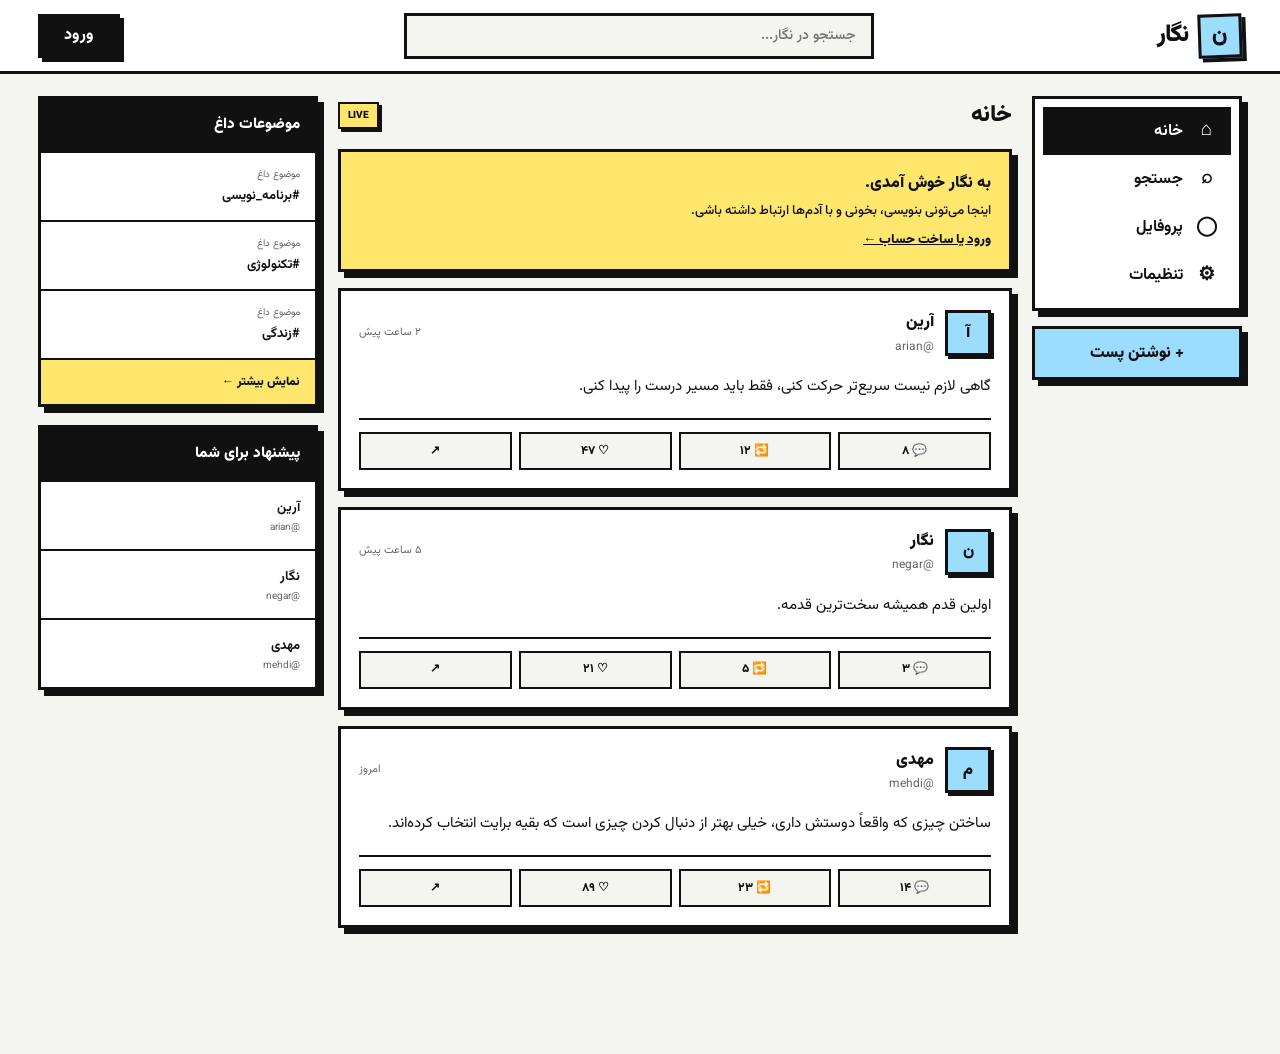
<file: index.html>
<!DOCTYPE html>
<html lang="fa" dir="rtl">

<head>
    <meta charset="UTF-8">
    <meta name="viewport" content="width=device-width, initial-scale=1.0">

    <meta name="theme-color" content="#f4f4f0">
    <meta
        name="description"
        content="نگار؛ شبکه اجتماعی فارسی برای نوشتن، دیدن و ارتباط."
    >

    <title>نگار — خانه</title>

    <style>

        /* =========================================================
           NEGAR — NEO BRUTALISM
           index.html
        ========================================================= */

        @import url('https://fonts.googleapis.com/css2?family=Vazirmatn:wght@400;500;600;700;800;900&display=swap');


        /* =========================
           RESET
        ========================= */

        *,
        *::before,
        *::after {
            box-sizing: border-box;
            margin: 0;
            padding: 0;
        }

        html {
            width: 100%;
            min-height: 100%;
            scroll-behavior: smooth;
        }

        body {
            width: 100%;
            min-height: 100vh;
            overflow-x: hidden;

            font-family: "Vazirmatn", Tahoma, sans-serif;

            color: #111111;
            background: #f4f4f0;

            line-height: 1.7;
        }

        button,
        input,
        textarea {
            font: inherit;
        }

        button {
            cursor: pointer;
        }

        a {
            color: inherit;
            text-decoration: none;
        }


        /* =========================
           VARIABLES
        ========================= */

        :root {

            --black: #111111;
            --white: #ffffff;

            --paper: #f4f4f0;
            --paper-2: #e9e9e4;

            --blue: #9bdcff;
            --blue-dark: #4db8ed;

            --yellow: #ffe66d;
            --pink: #ff9ecb;
            --green: #a7f36d;

            --gray: #777777;
            --border: 3px solid var(--black);

            --shadow: 6px 6px 0 var(--black);
            --shadow-small: 4px 4px 0 var(--black);
        }


        /* =========================
           GLOBAL
        ========================= */

        ::selection {
            background: var(--black);
            color: var(--blue);
        }

        :focus-visible {
            outline: 3px solid var(--blue-dark);
            outline-offset: 3px;
        }


        /* =========================
           HEADER
        ========================= */

        .topbar {

            position: sticky;
            top: 0;
            z-index: 100;

            width: 100%;
            height: 74px;

            background: var(--white);

            border-bottom: var(--border);
        }

        .topbar-inner {

            width: min(1240px, 100%);
            height: 100%;

            margin: 0 auto;
            padding: 0 18px;

            display: flex;
            align-items: center;
            gap: 18px;
        }


        /* LOGO */

        .brand {

            flex: 0 0 auto;

            display: flex;
            align-items: center;
            gap: 10px;
        }

        .brand-icon {

            width: 44px;
            height: 44px;

            display: grid;
            place-items: center;

            background: var(--blue);

            border: var(--border);

            box-shadow: var(--shadow-small);

            font-size: 22px;
            font-weight: 900;

            transform: rotate(-2deg);
        }

        .brand-name {

            font-size: 24px;
            font-weight: 900;
            letter-spacing: -1px;
        }


        /* HEADER SEARCH */

        .header-search {

            flex: 1;

            max-width: 470px;

            margin: 0 auto;
        }

        .header-search input {

            width: 100%;
            height: 46px;

            padding: 0 16px;

            border: var(--border);

            background: var(--paper);

            color: var(--black);

            outline: none;

            font-size: 14px;
            font-weight: 600;
        }

        .header-search input::placeholder {
            color: #777;
        }

        .header-search input:focus {

            background: var(--blue);

            box-shadow: var(--shadow-small);
        }


        /* LOGIN */

        .login-button {

            flex: 0 0 auto;

            min-width: 82px;
            height: 44px;

            padding: 0 15px;

            border: var(--border);

            background: var(--black);
            color: var(--white);

            font-weight: 800;

            box-shadow: var(--shadow-small);

            transition:
                transform .12s ease,
                box-shadow .12s ease;
        }

        .login-button:hover {

            transform: translate(3px, 3px);

            box-shadow: 1px 1px 0 var(--black);
        }


        /* =========================
           PAGE
        ========================= */

        .page {

            width: min(1240px, 100%);

            margin: 0 auto;

            padding: 22px 18px 110px;
        }


        /* =========================
           DESKTOP LAYOUT
        ========================= */

        .layout {

            display: grid;

            grid-template-columns:
                210px
                minmax(0, 1fr)
                280px;

            gap: 20px;

            align-items: start;
        }


        /* =========================
           SIDEBAR
        ========================= */

        .sidebar {

            position: sticky;
            top: 94px;

            min-width: 0;
        }

        .menu {

            width: 100%;

            padding: 8px;

            background: var(--white);

            border: var(--border);

            box-shadow: var(--shadow);
        }

        .menu-item {

            width: 100%;
            min-height: 48px;

            display: flex;
            align-items: center;

            gap: 11px;

            padding: 8px 12px;

            border: 0;

            background: transparent;

            color: var(--black);

            text-align: right;

            font-weight: 700;

            transition: .12s ease;
        }

        .menu-item:hover {

            background: var(--blue);

            padding-right: 17px;
        }

        .menu-item.active {

            background: var(--black);
            color: var(--white);
        }

        .menu-icon {

            width: 25px;

            font-size: 19px;

            text-align: center;
        }


        /* CREATE BUTTON */

        .create {

            width: 100%;
            height: 54px;

            margin-top: 15px;

            border: var(--border);

            background: var(--blue);

            color: var(--black);

            box-shadow: var(--shadow);

            font-weight: 900;

            transition:
                transform .12s ease,
                box-shadow .12s ease;
        }

        .create:hover {

            transform: translate(4px, 4px);

            box-shadow: 2px 2px 0 var(--black);
        }

        .create:active {

            transform: translate(6px, 6px);

            box-shadow: none;
        }


        /* =========================
           FEED
        ========================= */

        .feed {

            min-width: 0;
        }

        .feed-title {

            display: flex;
            align-items: center;
            justify-content: space-between;

            margin-bottom: 14px;

            font-size: 23px;
            font-weight: 900;
        }

        .feed-title::after {

            content: "LIVE";

            padding: 3px 8px;

            background: var(--yellow);

            border: 2px solid var(--black);

            font-size: 10px;
            font-weight: 900;

            box-shadow: 3px 3px 0 var(--black);
        }


        /* =========================
           GUEST NOTICE
        ========================= */

        .guest {

            margin-bottom: 16px;

            padding: 18px;

            background: var(--yellow);

            border: var(--border);

            box-shadow: var(--shadow);

            font-size: 13px;

            font-weight: 500;
        }

        .guest strong {

            display: block;

            margin-bottom: 3px;

            font-size: 16px;
            font-weight: 900;
        }

        .guest button {

            margin-top: 7px;

            border: 0;

            background: transparent;

            color: var(--black);

            font-weight: 900;

            text-decoration: underline;
        }


        /* =========================
           POST
        ========================= */

        .post {

            width: 100%;

            margin-bottom: 16px;

            padding: 18px;

            background: var(--white);

            border: var(--border);

            box-shadow: var(--shadow);

            transition:
                transform .12s ease,
                box-shadow .12s ease;
        }

        .post:hover {

            transform: translate(-2px, -2px);

            box-shadow: 8px 8px 0 var(--black);
        }


        /* POST HEADER */

        .post-head {

            display: flex;
            align-items: center;

            gap: 11px;

            min-width: 0;
        }

        .avatar {

            flex: 0 0 auto;

            width: 46px;
            height: 46px;

            display: grid;
            place-items: center;

            background: var(--blue);

            border: 3px solid var(--black);

            font-weight: 900;

            box-shadow: 3px 3px 0 var(--black);
        }

        .author {

            min-width: 0;
        }

        .author-name {

            font-weight: 900;

            white-space: nowrap;
            overflow: hidden;
            text-overflow: ellipsis;
        }

        .author-user {

            color: #666;

            font-size: 12px;
        }

        .post-time {

            margin-right: auto;

            flex: 0 0 auto;

            color: #666;

            font-size: 11px;
        }


        /* POST TEXT */

        .post-text {

            margin-top: 15px;

            font-size: 15px;

            line-height: 2;

            overflow-wrap: anywhere;
        }


        /* =========================
           POST ACTIONS
        ========================= */

        .actions {

            display: grid;

            grid-template-columns: repeat(4, 1fr);

            gap: 7px;

            margin-top: 16px;

            padding-top: 12px;

            border-top: 2px solid var(--black);
        }

        .action {

            min-width: 0;

            height: 38px;

            border: 2px solid var(--black);

            background: var(--paper);

            color: var(--black);

            font-size: 12px;

            font-weight: 800;

            transition: .1s ease;
        }

        .action:hover {

            background: var(--blue);

            box-shadow: 3px 3px 0 var(--black);

            transform: translate(-2px, -2px);
        }

        .action:active {

            transform: translate(1px, 1px);

            box-shadow: none;
        }


        /* =========================
           RIGHT PANEL
        ========================= */

        .right {

            position: sticky;
            top: 94px;

            min-width: 0;
        }

        .panel {

            margin-bottom: 18px;

            background: var(--white);

            border: var(--border);

            box-shadow: var(--shadow);
        }

        .panel-title {

            padding: 13px 15px;

            background: var(--black);
            color: var(--white);

            font-size: 15px;
            font-weight: 900;
        }

        .trend {

            padding: 13px 15px;

            border-top: 2px solid var(--black);
        }

        .trend:hover {

            background: var(--blue);
        }

        .trend small {

            display: block;

            color: #666;

            font-size: 10px;
        }

        .trend b {

            display: block;

            margin-top: 2px;

            font-size: 13px;
        }

        .more {

            display: block;

            padding: 12px 15px;

            background: var(--yellow);

            border-top: 2px solid var(--black);

            font-size: 12px;
            font-weight: 900;
        }

        .more:hover {

            background: var(--blue);
        }


        /* =========================
           MOBILE NAV
        ========================= */

        .mobile-nav {

            display: none;
        }


        /* =========================
           TABLET
        ========================= */

        @media (max-width: 1080px) {

            .layout {

                grid-template-columns:
                    190px
                    minmax(0, 1fr);
            }

            .right {
                display: none;
            }
        }


        /* =========================
           MOBILE
        ========================= */

        @media (max-width: 760px) {

            body {
                background: var(--paper);
            }

            .topbar {

                height: 64px;
            }

            .topbar-inner {

                padding: 0 10px;

                gap: 9px;
            }

            .brand-name {

                font-size: 20px;
            }

            .brand-icon {

                width: 39px;
                height: 39px;

                font-size: 19px;

                box-shadow: 3px 3px 0 var(--black);
            }

            .header-search {
                display: none;
            }

            .login-button {

                height: 40px;

                min-width: 70px;

                padding: 0 10px;

                font-size: 12px;

                box-shadow: 3px 3px 0 var(--black);
            }


            /* PAGE */

            .page {

                width: 100%;

                padding:
                    12px
                    8px
                    90px;
            }


            /* LAYOUT */

            .layout {

                display: block;
            }

            .sidebar,
            .right {

                display: none;
            }


            /* FEED */

            .feed-title {

                margin-bottom: 12px;

                font-size: 19px;
            }

            .feed-title::after {

                font-size: 9px;

                padding: 2px 6px;

                box-shadow: 2px 2px 0 var(--black);
            }


            /* GUEST */

            .guest {

                padding: 14px;

                margin-bottom: 13px;

                box-shadow: 4px 4px 0 var(--black);

                font-size: 12px;
            }

            .guest strong {
                font-size: 14px;
            }


            /* POST */

            .post {

                padding: 14px;

                margin-bottom: 13px;

                box-shadow: 4px 4px 0 var(--black);

                border-width: 2px;
            }

            .post:hover {

                transform: none;

                box-shadow: 4px 4px 0 var(--black);
            }

            .avatar {

                width: 40px;
                height: 40px;

                border-width: 2px;

                box-shadow: 2px 2px 0 var(--black);
            }

            .author-name {
                font-size: 13px;
            }

            .author-user {
                font-size: 10px;
            }

            .post-time {
                font-size: 9px;
            }

            .post-text {

                margin-top: 13px;

                font-size: 13px;

                line-height: 2;
            }


            /* ACTIONS */

            .actions {

                gap: 5px;

                margin-top: 13px;

                padding-top: 9px;
            }

            .action {

                height: 34px;

                border-width: 2px;

                font-size: 10px;
            }


            /* MOBILE NAV */

            .mobile-nav {

                position: fixed;

                z-index: 200;

                right: 8px;
                left: 8px;
                bottom: 8px;

                height: 62px;

                display: grid;

                grid-template-columns: repeat(4, 1fr);

                background: var(--white);

                border: var(--border);

                box-shadow: var(--shadow);

                direction: rtl;
            }

            .mobile-nav a {

                display: flex;

                flex-direction: column;

                align-items: center;
                justify-content: center;

                gap: 1px;

                color: var(--black);

                font-size: 9px;

                font-weight: 800;

                border-left: 2px solid var(--black);

                transition: .1s ease;
            }

            .mobile-nav a:last-child {
                border-left: 0;
            }

            .mobile-nav a:hover,
            .mobile-nav a.active {

                background: var(--blue);
            }

            .mobile-nav .nav-icon {

                font-size: 18px;

                line-height: 1;
            }
        }


        /* =========================
           SMALL MOBILE
        ========================= */

        @media (max-width: 390px) {

            .brand-name {
                display: none;
            }

            .topbar-inner {
                justify-content: space-between;
            }

            .post-time {
                display: none;
            }

            .action {
                font-size: 9px;
            }

            .mobile-nav {
                height: 58px;
            }
        }


        /* =========================
           REDUCED MOTION
        ========================= */

        @media (prefers-reduced-motion: reduce) {

            *,
            *::before,
            *::after {

                scroll-behavior: auto !important;

                transition: none !important;
                animation: none !important;
            }
        }

    </style>
</head>


<body>


    <!-- =========================================================
         HEADER
    ========================================================== -->

    <header class="topbar">

        <div class="topbar-inner">


            <!-- LOGO -->

            <a href="index.html" class="brand">

                <div class="brand-icon">
                    ن
                </div>

                <div class="brand-name">
                    نگار
                </div>

            </a>


            <!-- SEARCH -->

            <div class="header-search">

                <input
                    type="search"
                    placeholder="جستجو در نگار..."
                    aria-label="جستجو"
                    onclick="location.href='search.html'"
                >

            </div>


            <!-- LOGIN -->

            <button
                class="login-button"
                onclick="location.href='login.html'"
            >
                ورود
            </button>


        </div>

    </header>



    <!-- =========================================================
         MAIN
    ========================================================== -->

    <main class="page">


        <div class="layout">


            <!-- =================================================
                 LEFT SIDEBAR
            ================================================== -->

            <aside class="sidebar">

                <nav class="menu">


                    <button
                        class="menu-item active"
                        type="button"
                    >

                        <span class="menu-icon">
                            ⌂
                        </span>

                        <span>
                            خانه
                        </span>

                    </button>


                    <button
                        class="menu-item"
                        type="button"
                        onclick="location.href='search.html'"
                    >

                        <span class="menu-icon">
                            ⌕
                        </span>

                        <span>
                            جستجو
                        </span>

                    </button>


                    <button
                        class="menu-item"
                        type="button"
                        onclick="location.href='profile.html'"
                    >

                        <span class="menu-icon">
                            ◯
                        </span>

                        <span>
                            پروفایل
                        </span>

                    </button>


                    <button
                        class="menu-item"
                        type="button"
                        onclick="requireLogin()"
                    >

                        <span class="menu-icon">
                            ⚙
                        </span>

                        <span>
                            تنظیمات
                        </span>

                    </button>


                </nav>


                <button
                    class="create"
                    type="button"
                    onclick="requireLogin()"
                >
                    + نوشتن پست
                </button>


            </aside>



            <!-- =================================================
                 FEED
            ================================================== -->

            <section class="feed">


                <div class="feed-title">
                    خانه
                </div>



                <!-- GUEST -->

                <div class="guest">

                    <strong>
                        به نگار خوش آمدی.
                    </strong>

                    اینجا می‌تونی بنویسی، بخونی و با آدم‌ها ارتباط داشته باشی.

                    <br>

                    <button
                        type="button"
                        onclick="location.href='login.html'"
                    >
                        ورود یا ساخت حساب ←
                    </button>

                </div>



                <!-- =================================================
                     POST 01
                ================================================== -->

                <article class="post">


                    <div class="post-head">


                        <div class="avatar">
                            آ
                        </div>


                        <div class="author">

                            <div class="author-name">
                                آرین
                            </div>

                            <div class="author-user">
                                @arian
                            </div>

                        </div>


                        <div class="post-time">
                            ۲ ساعت پیش
                        </div>


                    </div>



                    <div class="post-text">

                        گاهی لازم نیست سریع‌تر حرکت کنی،
                        فقط باید مسیر درست را پیدا کنی.

                    </div>



                    <div class="actions">


                        <button
                            class="action"
                            type="button"
                            onclick="requireLogin()"
                        >
                            💬 ۸
                        </button>


                        <button
                            class="action"
                            type="button"
                            onclick="requireLogin()"
                        >
                            🔁 ۱۲
                        </button>


                        <button
                            class="action"
                            type="button"
                            onclick="requireLogin()"
                        >
                            ♡ ۴۷
                        </button>


                        <button
                            class="action"
                            type="button"
                            onclick="sharePost()"
                        >
                            ↗
                        </button>


                    </div>


                </article>



                <!-- =================================================
                     POST 02
                ================================================== -->

                <article class="post">


                    <div class="post-head">


                        <div class="avatar">
                            ن
                        </div>


                        <div class="author">

                            <div class="author-name">
                                نگار
                            </div>

                            <div class="author-user">
                                @negar
                            </div>

                        </div>


                        <div class="post-time">
                            ۵ ساعت پیش
                        </div>


                    </div>



                    <div class="post-text">

                        اولین قدم همیشه سخت‌ترین قدمه.

                    </div>



                    <div class="actions">


                        <button
                            class="action"
                            type="button"
                            onclick="requireLogin()"
                        >
                            💬 ۳
                        </button>


                        <button
                            class="action"
                            type="button"
                            onclick="requireLogin()"
                        >
                            🔁 ۵
                        </button>


                        <button
                            class="action"
                            type="button"
                            onclick="requireLogin()"
                        >
                            ♡ ۲۱
                        </button>


                        <button
                            class="action"
                            type="button"
                            onclick="sharePost()"
                        >
                            ↗
                        </button>


                    </div>


                </article>



                <!-- =================================================
                     POST 03
                ================================================== -->

                <article class="post">


                    <div class="post-head">


                        <div class="avatar">
                            م
                        </div>


                        <div class="author">

                            <div class="author-name">
                                مهدی
                            </div>

                            <div class="author-user">
                                @mehdi
                            </div>

                        </div>


                        <div class="post-time">
                            امروز
                        </div>


                    </div>



                    <div class="post-text">

                        ساختن چیزی که واقعاً دوستش داری،
                        خیلی بهتر از دنبال کردن چیزی است که بقیه برایت انتخاب کرده‌اند.

                    </div>



                    <div class="actions">


                        <button
                            class="action"
                            type="button"
                            onclick="requireLogin()"
                        >
                            💬 ۱۴
                        </button>


                        <button
                            class="action"
                            type="button"
                            onclick="requireLogin()"
                        >
                            🔁 ۲۳
                        </button>


                        <button
                            class="action"
                            type="button"
                            onclick="requireLogin()"
                        >
                            ♡ ۸۹
                        </button>


                        <button
                            class="action"
                            type="button"
                            onclick="sharePost()"
                        >
                            ↗
                        </button>


                    </div>


                </article>


            </section>



            <!-- =================================================
                 RIGHT SIDEBAR
            ================================================== -->

            <aside class="right">


                <!-- TRENDS -->

                <div class="panel">

                    <div class="panel-title">
                        موضوعات داغ
                    </div>


                    <div class="trend">

                        <small>
                            موضوع داغ
                        </small>

                        <b>
                            #برنامه_نویسی
                        </b>

                    </div>


                    <div class="trend">

                        <small>
                            موضوع داغ
                        </small>

                        <b>
                            #تکنولوژی
                        </b>

                    </div>


                    <div class="trend">

                        <small>
                            موضوع داغ
                        </small>

                        <b>
                            #زندگی
                        </b>

                    </div>


                    <a
                        href="search.html"
                        class="more"
                    >
                        نمایش بیشتر ←
                    </a>

                </div>



                <!-- SUGGESTIONS -->

                <div class="panel">

                    <div class="panel-title">
                        پیشنهاد برای شما
                    </div>


                    <div class="trend">

                        <b>
                            آرین
                        </b>

                        <small>
                            @arian
                        </small>

                    </div>


                    <div class="trend">

                        <b>
                            نگار
                        </b>

                        <small>
                            @negar
                        </small>

                    </div>


                    <div class="trend">

                        <b>
                            مهدی
                        </b>

                        <small>
                            @mehdi
                        </small>

                    </div>

                </div>


            </aside>


        </div>

    </main>



    <!-- =========================================================
         MOBILE NAVIGATION
    ========================================================== -->

    <nav class="mobile-nav">


        <a
            href="index.html"
            class="active"
        >

            <span class="nav-icon">
                ⌂
            </span>

            <span>
                خانه
            </span>

        </a>


        <a href="search.html">

            <span class="nav-icon">
                ⌕
            </span>

            <span>
                جستجو
            </span>

        </a>


        <a
            href="#"
            onclick="requireLogin(); return false;"
        >

            <span class="nav-icon">
                ＋
            </span>

            <span>
                پست
            </span>

        </a>


        <a href="profile.html">

            <span class="nav-icon">
                ◯
            </span>

            <span>
                پروفایل
            </span>

        </a>


    </nav>



    <!-- =========================================================
         JAVASCRIPT
    ========================================================== -->

    <script>

        /* =========================
           AUTH
        ========================= */

        function requireLogin() {

            const loggedIn =
                localStorage.getItem("negar_logged_in") === "true";


            if (loggedIn) {

                alert(
                    "این قابلیت در نسخه بعدی فعال می‌شود."
                );

                return;
            }


            const goToLogin = confirm(
                "برای استفاده از این قابلیت باید وارد حساب نگار شوید.\n\nورود به حساب؟"
            );


            if (goToLogin) {

                window.location.href = "login.html";
            }

        }



        /* =========================
           SHARE
        ========================= */

        async function sharePost() {

            const shareData = {

                title: "نگار",

                text: "این پست را در نگار ببین.",

                url: window.location.href

            };


            if (navigator.share) {

                try {

                    await navigator.share(shareData);

                } catch (error) {

                    /* User cancelled share */

                }

                return;
            }


            try {

                await navigator.clipboard.writeText(
                    window.location.href
                );

                alert("لینک پست کپی شد.");

            } catch (error) {

                alert(
                    "امکان کپی خودکار لینک وجود ندارد."
                );

            }

        }



        /* =========================
           SEARCH SHORTCUT
        ========================= */

        document.addEventListener(
            "keydown",
            function (event) {

                if (
                    event.key === "/" &&
                    document.activeElement.tagName !== "INPUT"
                ) {

                    event.preventDefault();

                    window.location.href =
                        "search.html";
                }

            }
        );



        /* =========================
           MOBILE NAV ACTIVE STATE
        ========================= */

        document.querySelectorAll(
            ".mobile-nav a"
        ).forEach(function (link) {

            link.addEventListener(
                "click",
                function () {

                    document
                        .querySelectorAll(".mobile-nav a")
                        .forEach(function (item) {

                            item.classList.remove("active");

                        });


                    link.classList.add("active");

                }
            );

        });

    </script>

</body>

</html>
</file>
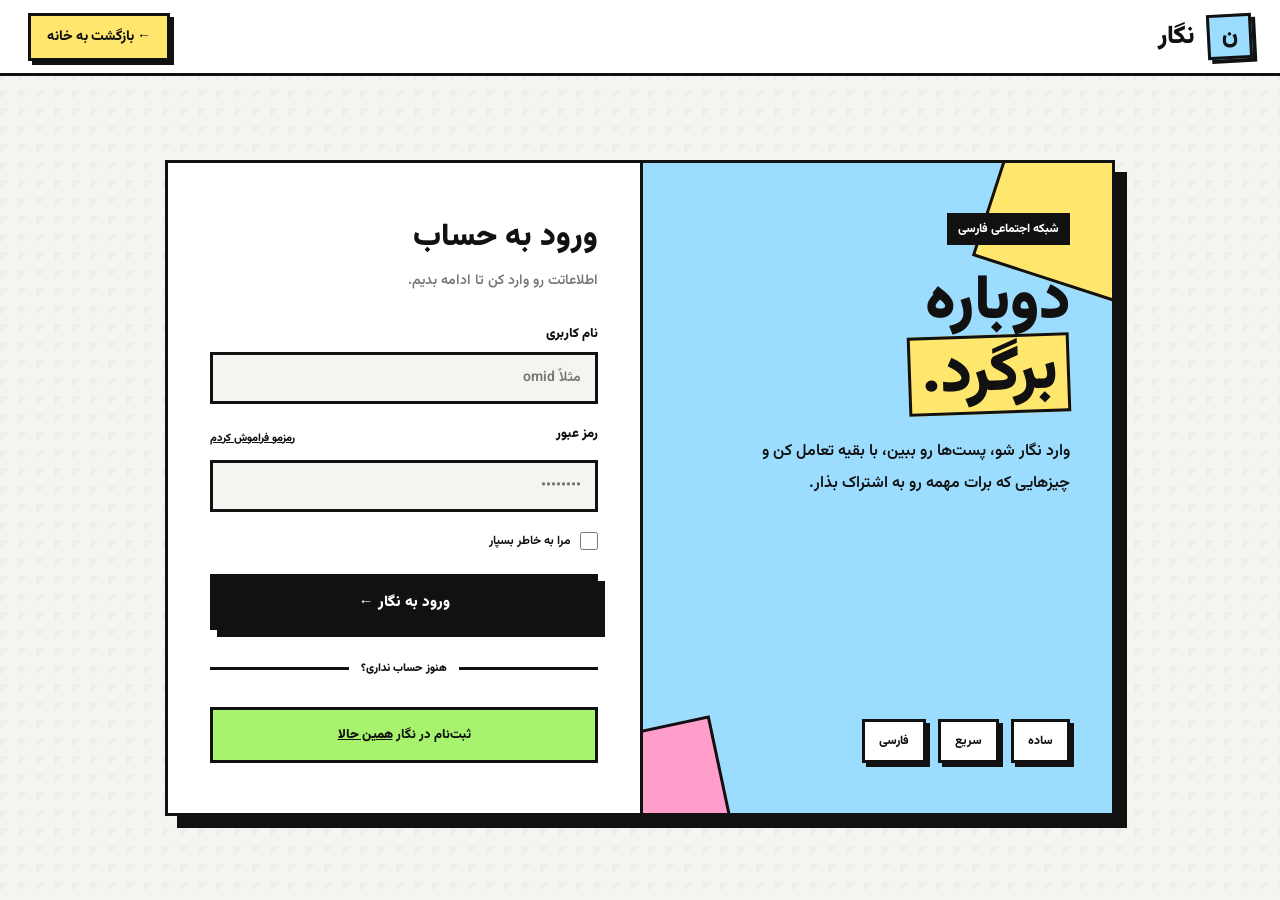
<file: login.html>
<!DOCTYPE html>
<html lang="fa" dir="rtl">
<head>
  <meta charset="UTF-8">
  <meta name="viewport" content="width=device-width, initial-scale=1.0">

  <title>نگار — ورود</title>

  <link rel="preconnect" href="https://fonts.googleapis.com">
  <link rel="preconnect" href="https://fonts.gstatic.com" crossorigin>
  <link href="https://fonts.googleapis.com/css2?family=Vazirmatn:wght@400;500;600;700;800;900&display=swap" rel="stylesheet">

  <style>
    :root {
      --black: #111111;
      --white: #ffffff;
      --paper: #f4f4f0;
      --paper-2: #e9e9e4;

      --blue: #9bdcff;
      --blue-dark: #4db8ed;
      --yellow: #ffe66d;
      --pink: #ff9ecb;
      --green: #a7f36d;

      --gray: #777777;

      --border: 3px solid var(--black);
      --shadow: 7px 7px 0 var(--black);
      --shadow-small: 4px 4px 0 var(--black);

      --radius: 0px;
    }

    * {
      box-sizing: border-box;
      margin: 0;
      padding: 0;
    }

    html {
      scroll-behavior: smooth;
    }

    body {
      min-height: 100vh;
      background:
        linear-gradient(
          135deg,
          rgba(0,0,0,.025) 25%,
          transparent 25%
        ) 0 0 / 18px 18px,
        var(--paper);

      color: var(--black);
      font-family: "Vazirmatn", sans-serif;
    }

    button,
    input {
      font-family: inherit;
    }

    button {
      cursor: pointer;
    }

    /* =========================
       HEADER
    ========================= */

    header {
      height: 76px;
      background: var(--white);
      border-bottom: var(--border);

      display: flex;
      align-items: center;
      justify-content: space-between;

      padding: 0 28px;

      position: sticky;
      top: 0;
      z-index: 100;
    }

    .brand {
      display: flex;
      align-items: center;
      gap: 12px;

      text-decoration: none;
      color: var(--black);
    }

    .brand-logo {
      width: 45px;
      height: 45px;

      background: var(--blue);

      border: var(--border);
      box-shadow: var(--shadow-small);

      display: flex;
      align-items: center;
      justify-content: center;

      font-size: 23px;
      font-weight: 900;

      transform: rotate(-3deg);
    }

    .brand-name {
      font-size: 25px;
      font-weight: 900;
    }

    .back-home {
      border: var(--border);
      background: var(--yellow);

      padding: 10px 16px;

      font-size: 14px;
      font-weight: 800;

      box-shadow: var(--shadow-small);

      text-decoration: none;
      color: var(--black);

      transition: .15s ease;
    }

    .back-home:hover {
      transform: translate(3px, 3px);
      box-shadow: 1px 1px 0 var(--black);
    }

    /* =========================
       MAIN
    ========================= */

    main {
      min-height: calc(100vh - 76px);

      display: flex;
      align-items: center;
      justify-content: center;

      padding: 50px 20px;
    }

    .login-wrapper {
      width: min(950px, 100%);

      display: grid;
      grid-template-columns: 1fr 1fr;

      border: var(--border);
      background: var(--white);

      box-shadow: 12px 12px 0 var(--black);
    }

    /* =========================
       LEFT SIDE
    ========================= */

    .intro {
      background: var(--blue);

      border-left: var(--border);

      padding: 50px 42px;

      position: relative;
      overflow: hidden;

      display: flex;
      flex-direction: column;
      justify-content: space-between;

      min-height: 530px;
    }

    .intro::before {
      content: "";

      position: absolute;

      width: 180px;
      height: 180px;

      background: var(--yellow);

      border: var(--border);

      right: -70px;
      top: -60px;

      transform: rotate(18deg);
    }

    .intro::after {
      content: "";

      position: absolute;

      width: 120px;
      height: 120px;

      background: var(--pink);

      border: var(--border);

      left: -45px;
      bottom: -40px;

      transform: rotate(-12deg);
    }

    .intro-content {
      position: relative;
      z-index: 2;
    }

    .intro-tag {
      display: inline-block;

      background: var(--black);
      color: var(--white);

      padding: 7px 11px;

      font-size: 12px;
      font-weight: 800;

      margin-bottom: 25px;
    }

    .intro h1 {
      font-size: clamp(38px, 5vw, 62px);
      line-height: 1.05;

      font-weight: 900;

      margin-bottom: 22px;
    }

    .intro h1 span {
      display: block;
      background: var(--yellow);

      border: var(--border);

      padding: 4px 10px;

      width: fit-content;

      transform: rotate(-2deg);
    }

    .intro-text {
      max-width: 360px;

      font-size: 16px;
      font-weight: 600;

      line-height: 2;
    }

    .intro-stats {
      position: relative;
      z-index: 2;

      display: flex;
      gap: 12px;

      margin-top: 35px;
    }

    .stat {
      background: var(--white);

      border: var(--border);
      box-shadow: var(--shadow-small);

      padding: 10px 14px;

      font-size: 12px;
      font-weight: 800;
    }

    /* =========================
       LOGIN CARD
    ========================= */

    .login-card {
      padding: 50px 42px;

      display: flex;
      flex-direction: column;
      justify-content: center;
    }

    .login-title {
      font-size: 31px;
      font-weight: 900;

      margin-bottom: 8px;
    }

    .login-subtitle {
      color: var(--gray);

      font-size: 14px;
      font-weight: 600;

      margin-bottom: 32px;
    }

    /* =========================
       FORM
    ========================= */

    .field {
      margin-bottom: 20px;
    }

    .field label {
      display: block;

      font-size: 13px;
      font-weight: 900;

      margin-bottom: 8px;
    }

    .field input {
      width: 100%;

      height: 52px;

      background: var(--paper);

      border: var(--border);

      padding: 0 14px;

      outline: none;

      font-size: 14px;
      font-weight: 600;

      transition: .15s ease;
    }

    .field input:focus {
      background: var(--yellow);

      box-shadow: var(--shadow-small);

      transform: translate(-2px, -2px);
    }

    .password-row {
      display: flex;
      justify-content: space-between;
      align-items: center;

      margin-bottom: 8px;
    }

    .forgot {
      border: 0;
      background: transparent;

      color: var(--black);

      font-size: 11px;
      font-weight: 800;

      text-decoration: underline;
    }

    .forgot:hover {
      color: var(--blue-dark);
    }

    /* =========================
       CHECKBOX
    ========================= */

    .remember {
      display: flex;
      align-items: center;
      gap: 9px;

      font-size: 12px;
      font-weight: 700;

      margin: 4px 0 24px;
    }

    .remember input {
      width: 18px;
      height: 18px;

      accent-color: var(--black);

      cursor: pointer;
    }

    /* =========================
       LOGIN BUTTON
    ========================= */

    .login-btn {
      width: 100%;
      height: 56px;

      border: var(--border);

      background: var(--black);
      color: var(--white);

      font-size: 15px;
      font-weight: 900;

      box-shadow: var(--shadow);

      transition: .15s ease;
    }

    .login-btn:hover {
      background: var(--blue-dark);

      color: var(--black);

      transform: translate(4px, 4px);

      box-shadow: 3px 3px 0 var(--black);
    }

    .login-btn:active {
      transform: translate(7px, 7px);
      box-shadow: none;
    }

    /* =========================
       DIVIDER
    ========================= */

    .divider {
      display: flex;
      align-items: center;
      gap: 12px;

      margin: 30px 0;
    }

    .divider::before,
    .divider::after {
      content: "";

      height: 3px;

      background: var(--black);

      flex: 1;
    }

    .divider span {
      font-size: 11px;
      font-weight: 900;
    }

    /* =========================
       REGISTER
    ========================= */

    .register-box {
      border: var(--border);

      background: var(--green);

      padding: 15px;

      text-align: center;

      font-size: 13px;
      font-weight: 800;
    }

    .register-box a {
      color: var(--black);

      font-weight: 900;

      text-decoration: underline;
    }

    /* =========================
       ERROR
    ========================= */

    .error-message {
      display: none;

      background: var(--pink);

      border: var(--border);

      padding: 10px 12px;

      margin-bottom: 18px;

      font-size: 12px;
      font-weight: 800;
    }

    .error-message.show {
      display: block;
    }

    /* =========================
       MOBILE
    ========================= */

    @media (max-width: 750px) {

      header {
        height: 66px;
        padding: 0 16px;
      }

      .brand-logo {
        width: 39px;
        height: 39px;

        font-size: 19px;
      }

      .brand-name {
        font-size: 21px;
      }

      .back-home {
        padding: 8px 11px;
        font-size: 11px;
      }

      main {
        padding: 25px 14px;
      }

      .login-wrapper {
        grid-template-columns: 1fr;

        box-shadow: 8px 8px 0 var(--black);
      }

      .intro {
        min-height: auto;

        padding: 32px 25px;

        border-left: 0;
        border-bottom: var(--border);
      }

      .intro h1 {
        font-size: 43px;
      }

      .intro-text {
        font-size: 14px;
      }

      .intro-stats {
        margin-top: 25px;
      }

      .stat {
        font-size: 10px;
      }

      .login-card {
        padding: 32px 25px;
      }

      .login-title {
        font-size: 27px;
      }
    }

    @media (max-width: 420px) {

      .intro-stats {
        flex-direction: column;
      }

      .stat {
        width: fit-content;
      }

      .login-wrapper {
        box-shadow: 5px 5px 0 var(--black);
      }

      .login-btn {
        box-shadow: var(--shadow-small);
      }
    }
  </style>
</head>

<body>

  <!-- =========================
       HEADER
  ========================== -->

  <header>

    <a href="index.html" class="brand">
      <div class="brand-logo">ن</div>
      <div class="brand-name">نگار</div>
    </a>

    <a href="index.html" class="back-home">
      ← بازگشت به خانه
    </a>

  </header>


  <!-- =========================
       MAIN
  ========================== -->

  <main>

    <section class="login-wrapper">

      <!-- INTRO -->

      <div class="intro">

        <div class="intro-content">

          <div class="intro-tag">
            شبکه اجتماعی فارسی
          </div>

          <h1>
            دوباره
            <span>برگرد.</span>
          </h1>

          <p class="intro-text">
            وارد نگار شو، پست‌ها رو ببین،
            با بقیه تعامل کن و چیزهایی که
            برات مهمه رو به اشتراک بذار.
          </p>

        </div>


        <div class="intro-stats">

          <div class="stat">
            ساده
          </div>

          <div class="stat">
            سریع
          </div>

          <div class="stat">
            فارسی
          </div>

        </div>

      </div>


      <!-- LOGIN -->

      <div class="login-card">

        <h2 class="login-title">
          ورود به حساب
        </h2>

        <p class="login-subtitle">
          اطلاعاتت رو وارد کن تا ادامه بدیم.
        </p>


        <div id="errorMessage" class="error-message">
          نام کاربری یا رمز عبور اشتباه است.
        </div>


        <form id="loginForm">

          <div class="field">

            <label for="username">
              نام کاربری
            </label>

            <input
              type="text"
              id="username"
              placeholder="مثلاً omid"
              autocomplete="username"
              required
            >

          </div>


          <div class="field">

            <div class="password-row">

              <label for="password">
                رمز عبور
              </label>

              <button
                type="button"
                class="forgot"
                onclick="forgotPassword()"
              >
                رمزمو فراموش کردم
              </button>

            </div>

            <input
              type="password"
              id="password"
              placeholder="••••••••"
              autocomplete="current-password"
              required
            >

          </div>


          <label class="remember">

            <input
              type="checkbox"
              id="remember"
            >

            مرا به خاطر بسپار

          </label>


          <button
            type="submit"
            class="login-btn"
          >
            ورود به نگار ←
          </button>

        </form>


        <div class="divider">
          <span>هنوز حساب نداری؟</span>
        </div>


        <div class="register-box">

          ثبت‌نام در نگار
          <a href="#" onclick="register(event)">
            همین حالا
          </a>

        </div>

      </div>

    </section>

  </main>


  <script>

    /*
      =========================
      LOGIN LOGIC
      =========================

      فعلاً Mock است.
      بعداً همین بخش به Supabase Auth وصل می‌شود.
    */


    const loginForm = document.getElementById("loginForm");
    const errorMessage = document.getElementById("errorMessage");


    loginForm.addEventListener("submit", function(event) {

      event.preventDefault();

      const username =
        document.getElementById("username").value.trim();

      const password =
        document.getElementById("password").value;

      const remember =
        document.getElementById("remember").checked;


      if (!username || !password) {

        showError("لطفاً همه فیلدها را پر کن.");

        return;
      }


      /*
        Mock authentication

        برای تست:
        هر نام کاربری + هر رمز عبوری
        معتبر در نظر گرفته می‌شود.
      */

      localStorage.setItem(
        "negar_logged_in",
        "true"
      );

      localStorage.setItem(
        "negar_username",
        username
      );


      if (remember) {

        localStorage.setItem(
          "negar_remember",
          "true"
        );

      } else {

        localStorage.removeItem(
          "negar_remember"
        );

      }


      window.location.href = "index.html";

    });


    function showError(message) {

      errorMessage.textContent = message;

      errorMessage.classList.add("show");

    }


    function forgotPassword() {

      alert(
        "بخش بازیابی رمز عبور در نسخه بعدی اضافه می‌شود."
      );

    }


    function register(event) {

      event.preventDefault();

      alert(
        "صفحه ثبت‌نام در نسخه بعدی اضافه می‌شود."
      );

    }


    /*
      اگر قبلاً لاگین کرده باشد،
      مستقیماً به خانه برود.
    */

    if (
      localStorage.getItem("negar_logged_in") === "true"
    ) {

      /*
        فعلاً ریدایرکت نمی‌کنیم
        تا صفحه برای تست قابل مشاهده باشد.
      */

    }

  </script>

</body>
</html>
</file>
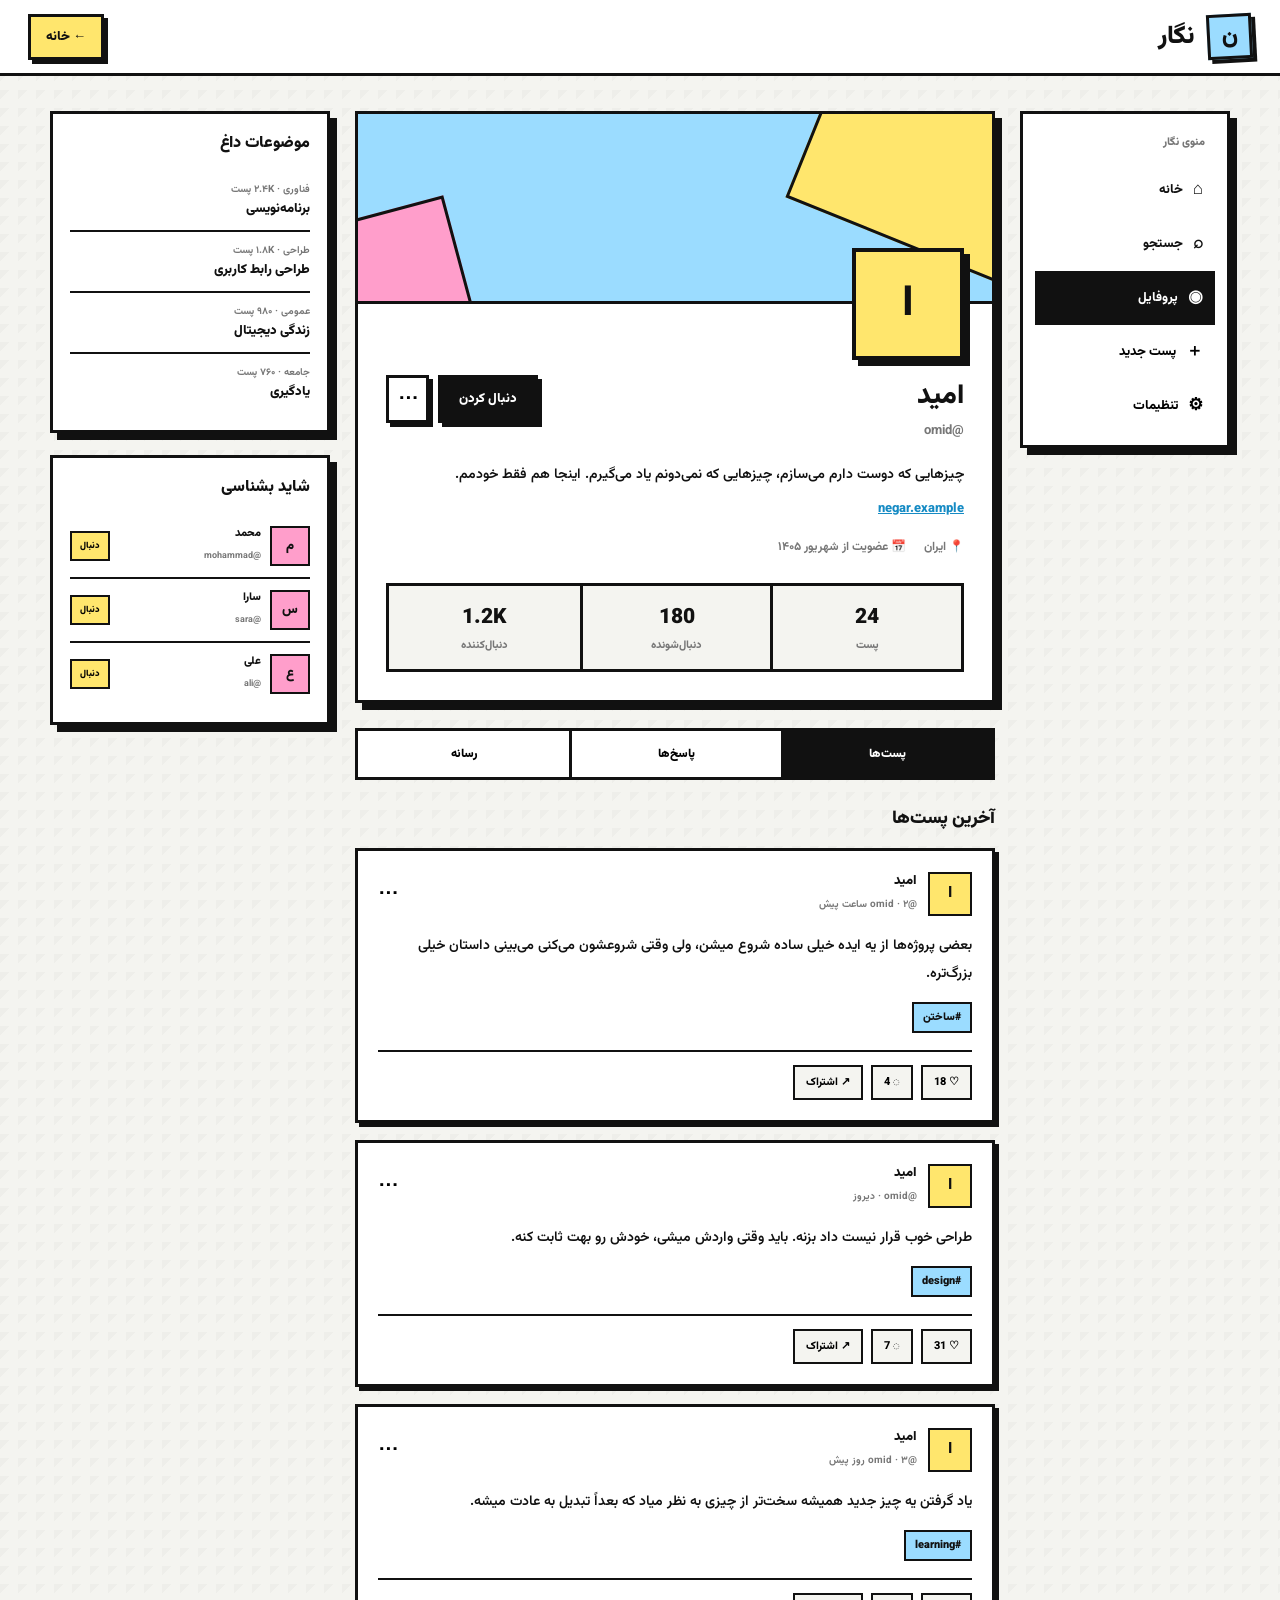
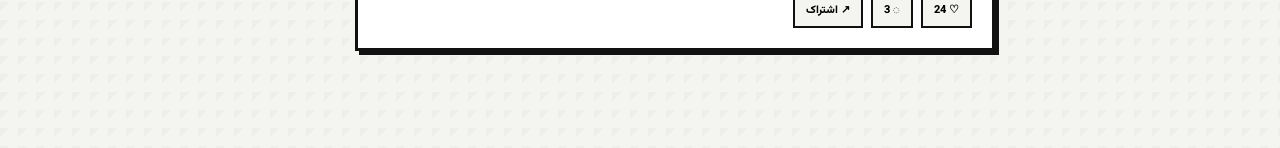
<file: profile.html>
<!DOCTYPE html>
<html lang="fa" dir="rtl">
<head>
  <meta charset="UTF-8">
  <meta name="viewport" content="width=device-width, initial-scale=1.0">

  <title>نگار — پروفایل</title>

  <link rel="preconnect" href="https://fonts.googleapis.com">
  <link rel="preconnect" href="https://fonts.gstatic.com" crossorigin>
  <link
    href="https://fonts.googleapis.com/css2?family=Vazirmatn:wght@400;500;600;700;800;900&display=swap"
    rel="stylesheet"
  >

  <style>

    /* =========================
       ROOT
    ========================= */

    :root {
      --black: #111111;
      --white: #ffffff;

      --paper: #f4f4f0;
      --paper-2: #e9e9e4;

      --blue: #9bdcff;
      --blue-dark: #4db8ed;

      --yellow: #ffe66d;
      --pink: #ff9ecb;
      --green: #a7f36d;

      --gray: #777777;

      --border: 3px solid var(--black);

      --shadow: 7px 7px 0 var(--black);
      --shadow-small: 4px 4px 0 var(--black);
    }


    /* =========================
       RESET
    ========================= */

    * {
      box-sizing: border-box;
      margin: 0;
      padding: 0;
    }

    html {
      scroll-behavior: smooth;
    }

    body {
      background:
        linear-gradient(
          135deg,
          rgba(0,0,0,.025) 25%,
          transparent 25%
        ) 0 0 / 18px 18px,
        var(--paper);

      color: var(--black);

      font-family: "Vazirmatn", sans-serif;
    }

    button,
    input {
      font-family: inherit;
    }

    button {
      cursor: pointer;
    }

    a {
      color: inherit;
      text-decoration: none;
    }


    /* =========================
       HEADER
    ========================= */

    header {
      height: 76px;

      background: var(--white);

      border-bottom: var(--border);

      display: flex;
      align-items: center;
      justify-content: space-between;

      padding: 0 28px;

      position: sticky;
      top: 0;

      z-index: 100;
    }

    .brand {
      display: flex;
      align-items: center;
      gap: 12px;
    }

    .brand-logo {
      width: 45px;
      height: 45px;

      background: var(--blue);

      border: var(--border);

      box-shadow: var(--shadow-small);

      display: flex;
      align-items: center;
      justify-content: center;

      font-size: 23px;
      font-weight: 900;

      transform: rotate(-3deg);
    }

    .brand-name {
      font-size: 25px;
      font-weight: 900;
    }

    .header-actions {
      display: flex;
      align-items: center;
      gap: 10px;
    }

    .header-btn {
      border: var(--border);

      background: var(--yellow);

      padding: 10px 15px;

      font-size: 13px;
      font-weight: 900;

      box-shadow: var(--shadow-small);

      transition: .15s ease;
    }

    .header-btn:hover {
      transform: translate(3px, 3px);
      box-shadow: 1px 1px 0 var(--black);
    }


    /* =========================
       LAYOUT
    ========================= */

    .page {
      width: min(1180px, calc(100% - 40px));

      margin: 35px auto 80px;

      display: grid;

      grid-template-columns: 210px minmax(0, 1fr) 280px;

      gap: 25px;
    }


    /* =========================
       SIDEBAR
    ========================= */

    .sidebar {
      position: sticky;
      top: 105px;

      height: fit-content;
    }

    .menu {
      background: var(--white);

      border: var(--border);

      box-shadow: var(--shadow);

      padding: 12px;
    }

    .menu-title {
      font-size: 11px;
      font-weight: 900;

      padding: 8px 10px 12px;

      color: var(--gray);
    }

    .menu-item {
      width: 100%;

      display: flex;
      align-items: center;

      gap: 10px;

      border: 2px solid transparent;

      background: transparent;

      padding: 12px 10px;

      font-size: 13px;
      font-weight: 800;

      text-align: right;

      transition: .15s ease;
    }

    .menu-item:hover {
      background: var(--blue);

      border-color: var(--black);
    }

    .menu-item.active {
      background: var(--black);

      color: var(--white);
    }

    .menu-icon {
      font-size: 17px;
    }


    /* =========================
       PROFILE
    ========================= */

    .profile {

      min-width: 0;
    }

    .profile-card {
      background: var(--white);

      border: var(--border);

      box-shadow: var(--shadow);

      overflow: hidden;
    }


    /* COVER */

    .cover {
      height: 190px;

      background: var(--blue);

      border-bottom: var(--border);

      position: relative;

      overflow: hidden;
    }

    .cover::before {
      content: "";

      position: absolute;

      width: 230px;
      height: 230px;

      background: var(--yellow);

      border: var(--border);

      right: -65px;
      top: -100px;

      transform: rotate(22deg);
    }

    .cover::after {
      content: "";

      position: absolute;

      width: 170px;
      height: 170px;

      background: var(--pink);

      border: var(--border);

      left: -65px;
      bottom: -90px;

      transform: rotate(-15deg);
    }


    /* PROFILE INFO */

    .profile-info {
      padding: 0 28px 28px;

      position: relative;
    }

    .avatar {
      width: 112px;
      height: 112px;

      background: var(--yellow);

      border: 4px solid var(--black);

      box-shadow: 6px 6px 0 var(--black);

      display: flex;
      align-items: center;
      justify-content: center;

      font-size: 43px;
      font-weight: 900;

      position: relative;

      margin-top: -56px;

      z-index: 5;
    }

    .profile-top {
      display: flex;
      align-items: flex-start;
      justify-content: space-between;

      gap: 20px;

      margin-top: 15px;
    }

    .user-name {
      font-size: 27px;
      font-weight: 900;
    }

    .username {
      color: var(--gray);

      font-size: 13px;
      font-weight: 700;

      margin-top: 3px;
    }

    .profile-actions {
      display: flex;
      gap: 9px;
    }

    .follow-btn {
      border: var(--border);

      background: var(--black);
      color: var(--white);

      padding: 11px 18px;

      font-size: 13px;
      font-weight: 900;

      box-shadow: var(--shadow-small);

      transition: .15s ease;
    }

    .follow-btn:hover {
      background: var(--blue-dark);

      color: var(--black);

      transform: translate(3px, 3px);

      box-shadow: 1px 1px 0 var(--black);
    }

    .follow-btn.following {
      background: var(--green);
      color: var(--black);
    }

    .more-btn {
      width: 43px;

      border: var(--border);

      background: var(--white);

      font-size: 20px;
      font-weight: 900;

      box-shadow: var(--shadow-small);
    }

    .bio {
      max-width: 650px;

      margin-top: 20px;

      font-size: 14px;
      font-weight: 600;

      line-height: 2;
    }

    .website {
      display: inline-block;

      margin-top: 10px;

      color: #168bc4;

      font-size: 13px;
      font-weight: 800;

      text-decoration: underline;
    }


    /* =========================
       META
    ========================= */

    .meta {
      display: flex;
      flex-wrap: wrap;

      gap: 18px;

      margin-top: 17px;

      color: var(--gray);

      font-size: 12px;
      font-weight: 700;
    }

    .meta span {
      display: flex;
      align-items: center;
      gap: 5px;
    }


    /* =========================
       STATS
    ========================= */

    .stats {
      display: grid;

      grid-template-columns: repeat(3, 1fr);

      margin-top: 27px;

      border: var(--border);
    }

    .stat {
      padding: 15px;

      text-align: center;

      background: var(--paper);

      border-left: var(--border);
    }

    .stat:last-child {
      border-left: 0;
    }

    .stat-number {
      display: block;

      font-size: 21px;
      font-weight: 900;
    }

    .stat-label {
      display: block;

      margin-top: 3px;

      color: var(--gray);

      font-size: 11px;
      font-weight: 800;
    }


    /* =========================
       TABS
    ========================= */

    .tabs {
      display: grid;

      grid-template-columns: repeat(3, 1fr);

      margin-top: 25px;

      border: var(--border);
    }

    .tab {
      border: 0;

      border-left: var(--border);

      background: var(--white);

      padding: 14px;

      font-size: 12px;
      font-weight: 900;
    }

    .tab:last-child {
      border-left: 0;
    }

    .tab:hover {
      background: var(--yellow);
    }

    .tab.active {
      background: var(--black);
      color: var(--white);
    }


    /* =========================
       POSTS
    ========================= */

    .posts {
      margin-top: 25px;
    }

    .section-title {
      font-size: 18px;
      font-weight: 900;

      margin-bottom: 15px;
    }

    .post {
      background: var(--white);

      border: var(--border);

      box-shadow: var(--shadow-small);

      padding: 20px;

      margin-bottom: 17px;
    }

    .post-header {
      display: flex;
      align-items: center;

      gap: 11px;
    }

    .post-avatar {
      width: 44px;
      height: 44px;

      flex-shrink: 0;

      background: var(--yellow);

      border: 2px solid var(--black);

      display: flex;
      align-items: center;
      justify-content: center;

      font-weight: 900;
    }

    .post-user {
      flex: 1;
    }

    .post-user strong {
      display: block;

      font-size: 13px;
      font-weight: 900;
    }

    .post-user span {
      color: var(--gray);

      font-size: 10px;
      font-weight: 700;
    }

    .post-more {
      border: 0;
      background: transparent;

      font-size: 20px;
      font-weight: 900;
    }

    .post-text {
      margin-top: 16px;

      font-size: 14px;
      font-weight: 600;

      line-height: 2;
    }

    .post-tag {
      display: inline-block;

      margin-top: 14px;

      background: var(--blue);

      border: 2px solid var(--black);

      padding: 5px 9px;

      font-size: 11px;
      font-weight: 900;
    }

    .post-actions {
      display: flex;

      gap: 8px;

      margin-top: 17px;

      padding-top: 13px;

      border-top: 2px solid var(--black);
    }

    .post-action {
      border: 2px solid var(--black);

      background: var(--paper);

      padding: 7px 11px;

      font-size: 11px;
      font-weight: 800;
    }

    .post-action:hover {
      background: var(--yellow);
    }


    /* =========================
       RIGHT COLUMN
    ========================= */

    .right-column {
      position: sticky;

      top: 105px;

      height: fit-content;
    }

    .widget {
      background: var(--white);

      border: var(--border);

      box-shadow: var(--shadow);

      padding: 17px;

      margin-bottom: 22px;
    }

    .widget-title {
      font-size: 16px;
      font-weight: 900;

      margin-bottom: 15px;
    }

    .trend {
      padding: 11px 0;

      border-bottom: 2px solid var(--black);
    }

    .trend:last-child {
      border-bottom: 0;
    }

    .trend small {
      display: block;

      color: var(--gray);

      font-size: 10px;
      font-weight: 700;
    }

    .trend strong {
      display: block;

      margin-top: 2px;

      font-size: 13px;
      font-weight: 900;
    }

    .suggestion {
      display: flex;
      align-items: center;

      gap: 9px;

      padding: 10px 0;

      border-bottom: 2px solid var(--black);
    }

    .suggestion:last-child {
      border-bottom: 0;
    }

    .suggestion-avatar {
      width: 40px;
      height: 40px;

      flex-shrink: 0;

      background: var(--pink);

      border: 2px solid var(--black);

      display: flex;
      align-items: center;
      justify-content: center;

      font-size: 13px;
      font-weight: 900;
    }

    .suggestion-info {
      flex: 1;
      min-width: 0;
    }

    .suggestion-info strong {
      display: block;

      font-size: 11px;
      font-weight: 900;
    }

    .suggestion-info span {
      color: var(--gray);

      font-size: 9px;
      font-weight: 700;
    }

    .mini-follow {
      border: 2px solid var(--black);

      background: var(--yellow);

      padding: 6px 8px;

      font-size: 9px;
      font-weight: 900;
    }


    /* =========================
       MOBILE NAV
    ========================= */

    .mobile-nav {
      display: none;

      position: fixed;

      bottom: 0;
      right: 0;
      left: 0;

      height: 65px;

      background: var(--white);

      border-top: var(--border);

      z-index: 200;
    }

    .mobile-nav a {
      flex: 1;

      display: flex;
      align-items: center;
      justify-content: center;

      font-size: 21px;

      border-left: 2px solid var(--black);
    }

    .mobile-nav a:last-child {
      border-left: 0;
    }

    .mobile-nav a.active {
      background: var(--yellow);
    }


    /* =========================
       RESPONSIVE
    ========================= */

    @media (max-width: 1000px) {

      .page {
        grid-template-columns: 180px minmax(0, 1fr);
      }

      .right-column {
        display: none;
      }

    }


    @media (max-width: 720px) {

      header {
        height: 66px;

        padding: 0 15px;
      }

      .brand-logo {
        width: 39px;
        height: 39px;

        font-size: 19px;
      }

      .brand-name {
        font-size: 21px;
      }

      .header-btn {
        padding: 8px 11px;

        font-size: 11px;
      }

      .page {
        width: calc(100% - 20px);

        margin: 20px auto 90px;

        display: block;
      }

      .sidebar {
        display: none;
      }

      .profile-card {
        box-shadow: 5px 5px 0 var(--black);
      }

      .cover {
        height: 140px;
      }

      .profile-info {
        padding: 0 17px 20px;
      }

      .avatar {
        width: 90px;
        height: 90px;

        margin-top: -45px;

        font-size: 34px;
      }

      .profile-top {
        flex-direction: column;
      }

      .profile-actions {
        width: 100%;
      }

      .follow-btn {
        flex: 1;
      }

      .more-btn {
        width: 48px;
      }

      .user-name {
        font-size: 23px;
      }

      .bio {
        font-size: 13px;
      }

      .stats {
        grid-template-columns: repeat(3, 1fr);
      }

      .stat {
        padding: 12px 5px;
      }

      .stat-number {
        font-size: 18px;
      }

      .stat-label {
        font-size: 9px;
      }

      .tabs {
        margin-top: 18px;
      }

      .tab {
        padding: 12px 5px;

        font-size: 10px;
      }

      .post {
        padding: 15px;
      }

      .mobile-nav {
        display: flex;
      }

    }


    @media (max-width: 400px) {

      .meta {
        gap: 9px;

        font-size: 10px;
      }

      .post-actions {
        flex-wrap: wrap;
      }

      .post-action {
        flex: 1;

        text-align: center;
      }

    }

  </style>
</head>


<body>


  <!-- =========================
       HEADER
  ========================== -->

  <header>

    <a href="index.html" class="brand">

      <div class="brand-logo">
        ن
      </div>

      <div class="brand-name">
        نگار
      </div>

    </a>


    <div class="header-actions">

      <a
        href="index.html"
        class="header-btn"
      >
        ← خانه
      </a>

    </div>

  </header>



  <!-- =========================
       PAGE
  ========================== -->

  <main class="page">


    <!-- =========================
         SIDEBAR
    ========================== -->

    <aside class="sidebar">

      <nav class="menu">

        <div class="menu-title">
          منوی نگار
        </div>


        <a
          href="index.html"
          class="menu-item"
        >
          <span class="menu-icon">⌂</span>
          خانه
        </a>


        <a
          href="search.html"
          class="menu-item"
        >
          <span class="menu-icon">⌕</span>
          جستجو
        </a>


        <a
          href="profile.html"
          class="menu-item active"
        >
          <span class="menu-icon">◉</span>
          پروفایل
        </a>


        <button
          class="menu-item"
          onclick="createPost()"
        >
          <span class="menu-icon">＋</span>
          پست جدید
        </button>


        <button
          class="menu-item"
          onclick="settings()"
        >
          <span class="menu-icon">⚙</span>
          تنظیمات
        </button>

      </nav>

    </aside>



    <!-- =========================
         PROFILE
    ========================== -->

    <section class="profile">


      <div class="profile-card">


        <!-- COVER -->

        <div class="cover"></div>


        <!-- INFO -->

        <div class="profile-info">


          <div class="avatar">
            ا
          </div>


          <div class="profile-top">

            <div>

              <h1 class="user-name">
                امید
              </h1>

              <div class="username">
                @omid
              </div>

            </div>


            <div class="profile-actions">

              <button
                class="follow-btn"
                id="followBtn"
                onclick="toggleFollow()"
              >
                دنبال کردن
              </button>

              <button
                class="more-btn"
                onclick="moreOptions()"
              >
                ⋯
              </button>

            </div>

          </div>


          <p class="bio">
            چیزهایی که دوست دارم می‌سازم،
            چیزهایی که نمی‌دونم یاد می‌گیرم.
            اینجا هم فقط خودمم.
          </p>


          <a
            href="#"
            class="website"
            onclick="openWebsite(event)"
          >
            negar.example
          </a>


          <div class="meta">

            <span>
              📍 ایران
            </span>

            <span>
              📅 عضویت از شهریور ۱۴۰۵
            </span>

          </div>


          <!-- STATS -->

          <div class="stats">

            <div class="stat">

              <span
                class="stat-number"
                id="postCount"
              >
                24
              </span>

              <span class="stat-label">
                پست
              </span>

            </div>


            <div class="stat">

              <span
                class="stat-number"
                id="followingCount"
              >
                180
              </span>

              <span class="stat-label">
                دنبال‌شونده
              </span>

            </div>


            <div class="stat">

              <span
                class="stat-number"
                id="followersCount"
              >
                1.2K
              </span>

              <span class="stat-label">
                دنبال‌کننده
              </span>

            </div>

          </div>


        </div>

      </div>



      <!-- =========================
           TABS
      ========================== -->

      <div class="tabs">

        <button
          class="tab active"
          onclick="changeTab(this, 'posts')"
        >
          پست‌ها
        </button>

        <button
          class="tab"
          onclick="changeTab(this, 'replies')"
        >
          پاسخ‌ها
        </button>

        <button
          class="tab"
          onclick="changeTab(this, 'media')"
        >
          رسانه
        </button>

      </div>



      <!-- =========================
           POSTS
      ========================== -->

      <div
        class="posts"
        id="posts"
      >

        <h2 class="section-title">
          آخرین پست‌ها
        </h2>


        <!-- POST 1 -->

        <article class="post">

          <div class="post-header">

            <div class="post-avatar">
              ا
            </div>

            <div class="post-user">

              <strong>
                امید
              </strong>

              <span>
                @omid · ۲ ساعت پیش
              </span>

            </div>

            <button
              class="post-more"
              onclick="moreOptions()"
            >
              ⋯
            </button>

          </div>


          <p class="post-text">
            بعضی پروژه‌ها از یه ایده خیلی ساده شروع میشن،
            ولی وقتی شروعشون می‌کنی می‌بینی داستان خیلی بزرگ‌تره.
          </p>


          <span class="post-tag">
            #ساختن
          </span>


          <div class="post-actions">

            <button
              class="post-action"
              onclick="requireLogin()"
            >
              ♡ 18
            </button>

            <button
              class="post-action"
              onclick="requireLogin()"
            >
              ◌ 4
            </button>

            <button
              class="post-action"
              onclick="sharePost()"
            >
              ↗ اشتراک
            </button>

          </div>

        </article>



        <!-- POST 2 -->

        <article class="post">

          <div class="post-header">

            <div class="post-avatar">
              ا
            </div>

            <div class="post-user">

              <strong>
                امید
              </strong>

              <span>
                @omid · دیروز
              </span>

            </div>

            <button
              class="post-more"
              onclick="moreOptions()"
            >
              ⋯
            </button>

          </div>


          <p class="post-text">
            طراحی خوب قرار نیست داد بزنه.
            باید وقتی واردش میشی، خودش رو بهت ثابت کنه.
          </p>


          <span class="post-tag">
            #design
          </span>


          <div class="post-actions">

            <button
              class="post-action"
              onclick="requireLogin()"
            >
              ♡ 31
            </button>

            <button
              class="post-action"
              onclick="requireLogin()"
            >
              ◌ 7
            </button>

            <button
              class="post-action"
              onclick="sharePost()"
            >
              ↗ اشتراک
            </button>

          </div>

        </article>



        <!-- POST 3 -->

        <article class="post">

          <div class="post-header">

            <div class="post-avatar">
              ا
            </div>

            <div class="post-user">

              <strong>
                امید
              </strong>

              <span>
                @omid · ۳ روز پیش
              </span>

            </div>

            <button
              class="post-more"
              onclick="moreOptions()"
            >
              ⋯
            </button>

          </div>


          <p class="post-text">
            یاد گرفتن یه چیز جدید همیشه سخت‌تر از چیزی به نظر میاد
            که بعداً تبدیل به عادت میشه.
          </p>


          <span class="post-tag">
            #learning
          </span>


          <div class="post-actions">

            <button
              class="post-action"
              onclick="requireLogin()"
            >
              ♡ 24
            </button>

            <button
              class="post-action"
              onclick="requireLogin()"
            >
              ◌ 3
            </button>

            <button
              class="post-action"
              onclick="sharePost()"
            >
              ↗ اشتراک
            </button>

          </div>

        </article>


      </div>

    </section>



    <!-- =========================
         RIGHT COLUMN
    ========================== -->

    <aside class="right-column">


      <!-- TRENDS -->

      <div class="widget">

        <h2 class="widget-title">
          موضوعات داغ
        </h2>


        <div class="trend">

          <small>
            فناوری · ۲.۴K پست
          </small>

          <strong>
            برنامه‌نویسی
          </strong>

        </div>


        <div class="trend">

          <small>
            طراحی · ۱.۸K پست
          </small>

          <strong>
            طراحی رابط کاربری
          </strong>

        </div>


        <div class="trend">

          <small>
            عمومی · ۹۸۰ پست
          </small>

          <strong>
            زندگی دیجیتال
          </strong>

        </div>


        <div class="trend">

          <small>
            جامعه · ۷۶۰ پست
          </small>

          <strong>
            یادگیری
          </strong>

        </div>

      </div>



      <!-- SUGGESTIONS -->

      <div class="widget">

        <h2 class="widget-title">
          شاید بشناسی
        </h2>


        <div class="suggestion">

          <div class="suggestion-avatar">
            م
          </div>

          <div class="suggestion-info">

            <strong>
              محمد
            </strong>

            <span>
              @mohammad
            </span>

          </div>

          <button
            class="mini-follow"
            onclick="requireLogin()"
          >
            دنبال
          </button>

        </div>


        <div class="suggestion">

          <div class="suggestion-avatar">
            س
          </div>

          <div class="suggestion-info">

            <strong>
              سارا
            </strong>

            <span>
              @sara
            </span>

          </div>

          <button
            class="mini-follow"
            onclick="requireLogin()"
          >
            دنبال
          </button>

        </div>


        <div class="suggestion">

          <div class="suggestion-avatar">
            ع
          </div>

          <div class="suggestion-info">

            <strong>
              علی
            </strong>

            <span>
              @ali
            </span>

          </div>

          <button
            class="mini-follow"
            onclick="requireLogin()"
          >
            دنبال
          </button>

        </div>

      </div>

    </aside>

  </main>



  <!-- =========================
       MOBILE NAV
  ========================== -->

  <nav class="mobile-nav">

    <a href="index.html">
      ⌂
    </a>

    <a href="search.html">
      ⌕
    </a>

    <a
      href="profile.html"
      class="active"
    >
      ◉
    </a>

    <a href="#" onclick="createPost()">
      ＋
    </a>

  </nav>



  <script>

    /* =========================
       LOGIN CHECK
    ========================= */

    function requireLogin() {

      const loggedIn =
        localStorage.getItem("negar_logged_in") === "true";


      if (!loggedIn) {

        const goLogin = confirm(
          "برای انجام این کار باید وارد حساب شوی.\n\nمی‌خواهی وارد صفحه ورود شوی؟"
        );

        if (goLogin) {
          window.location.href = "login.html";
        }

        return false;
      }

      return true;
    }



    /* =========================
       FOLLOW
    ========================= */

    function toggleFollow() {

      if (!requireLogin()) {
        return;
      }


      const button =
        document.getElementById("followBtn");

      const followers =
        document.getElementById("followersCount");


      const isFollowing =
        button.classList.contains("following");


      if (isFollowing) {

        button.textContent =
          "دنبال کردن";

        button.classList.remove(
          "following"
        );

        followers.textContent = "1.2K";

      } else {

        button.textContent =
          "دنبال می‌کنی ✓";

        button.classList.add(
          "following"
        );

        followers.textContent = "1.3K";

      }

    }



    /* =========================
       SHARE
    ========================= */

    async function sharePost() {

      const shareData = {
        title: "نگار",
        text: "این پست را در نگار ببین."
      };


      try {

        if (navigator.share) {

          await navigator.share(shareData);

        } else {

          await navigator.clipboard.writeText(
            window.location.href
          );

          alert(
            "لینک پروفایل کپی شد."
          );

        }

      } catch (error) {

        console.log(error);

      }

    }



    /* =========================
       TABS
    ========================= */

    function changeTab(button, tabName) {

      document
        .querySelectorAll(".tab")
        .forEach(tab => {
          tab.classList.remove("active");
        });


      button.classList.add("active");


      if (tabName === "posts") {

        document.getElementById("posts")
          .style.display = "block";

      } else {

        document.getElementById("posts")
          .style.display = "block";

        document.querySelector(".section-title")
          .textContent =
            tabName === "replies"
              ? "پاسخ‌ها"
              : "رسانه‌ها";

      }

    }



    /* =========================
       OTHER ACTIONS
    ========================= */

    function createPost() {

      if (!requireLogin()) {
        return;
      }

      alert(
        "صفحه ساخت پست در مرحله بعدی اضافه می‌شود."
      );

    }


    function settings() {

      if (!requireLogin()) {
        return;
      }

      alert(
        "صفحه تنظیمات در نسخه بعدی اضافه می‌شود."
      );

    }


    function moreOptions() {

      alert(
        "گزینه‌های بیشتر در نسخه بعدی اضافه می‌شوند."
      );

    }


    function openWebsite(event) {

      event.preventDefault();

      alert(
        "لینک وب‌سایت در نسخه واقعی قابل تنظیم خواهد بود."
      );

    }

  </script>

</body>
</html>
</file>
